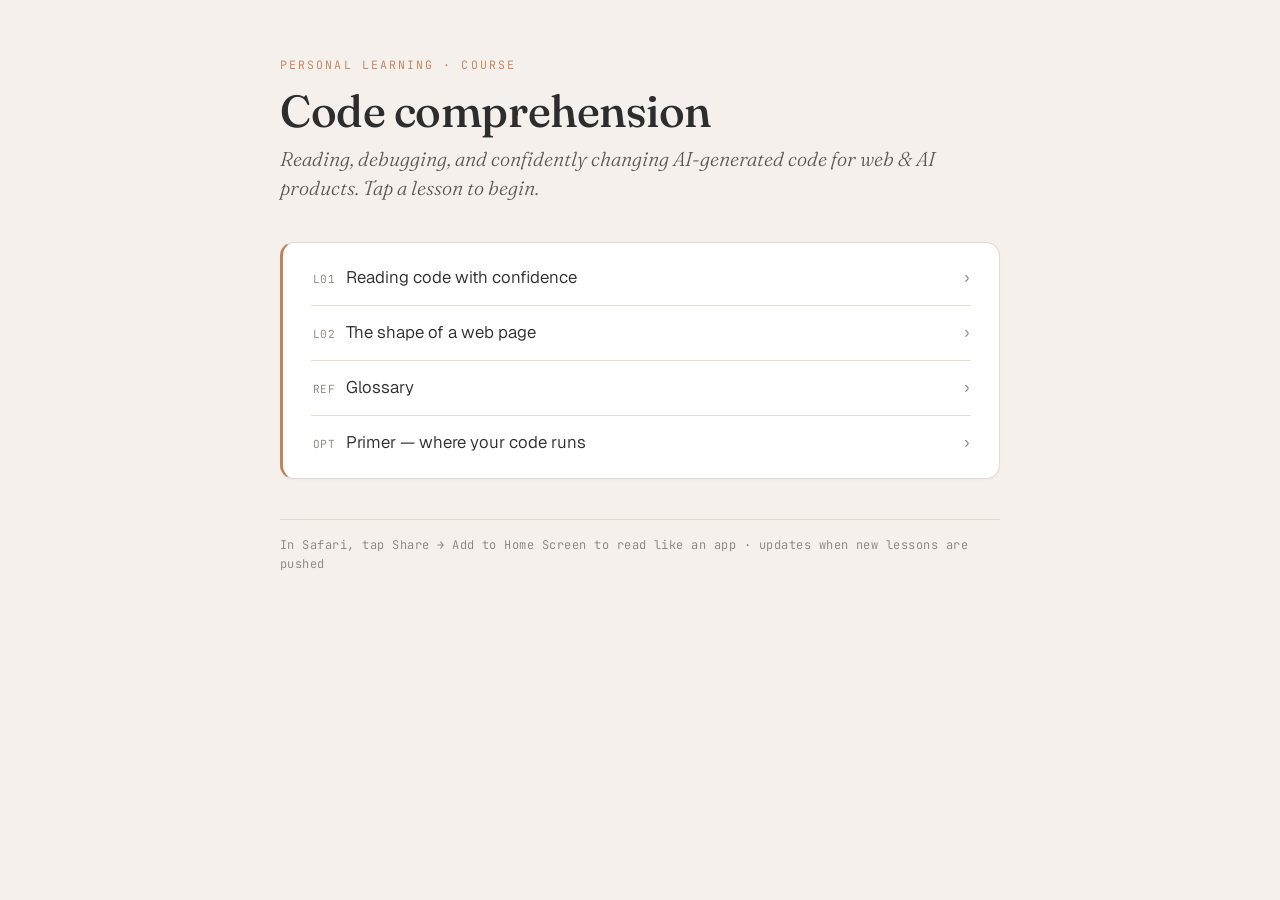
<file: index.html>
<!DOCTYPE html>
<html lang="en">
<head>
<meta charset="utf-8">
<meta name="viewport" content="width=device-width, initial-scale=1">
<title>Code Comprehension</title>
<meta name="apple-mobile-web-app-capable" content="yes">
<style>
  @import url('https://fonts.googleapis.com/css2?family=Fraunces:ital,opsz,wght@0,9..144,300..600;1,9..144,300..500&family=Geist:wght@300..600&family=JetBrains+Mono:wght@400;500&display=swap');
  :root{--cream:#f5f0eb;--card:#fff;--ink:#2d2d2d;--ink-soft:#5a5550;--ink-faint:#8a8580;
    --terracotta:#c4825a;--terracotta-deep:#a8693f;--hairline:#e3dcd3;--radius:14px;}
  *{box-sizing:border-box;}
  body{margin:0;background:var(--cream);color:var(--ink);font-family:'Geist',system-ui,sans-serif;
    font-weight:350;line-height:1.6;font-size:18px;padding:3.5rem 1.25rem 6rem;-webkit-font-smoothing:antialiased;}
  .wrap{max-width:720px;margin:0 auto;}
  .eyebrow{font-family:'JetBrains Mono',monospace;font-size:.72rem;letter-spacing:.18em;
    text-transform:uppercase;color:var(--terracotta);margin:0 0 .75rem;}
  h1{font-family:'Fraunces',serif;font-weight:500;font-size:clamp(2rem,6vw,2.8rem);line-height:1.1;
    letter-spacing:-.01em;margin:0 0 .5rem;}
  .lede{font-family:'Fraunces',serif;font-style:italic;font-weight:300;font-size:1.25rem;
    line-height:1.45;color:var(--ink-soft);margin:0 0 2.5rem;}
  .card{background:var(--card);border:1px solid var(--hairline);border-left:3px solid var(--terracotta);
    border-radius:var(--radius);padding:.5rem 1.75rem;margin:1.5rem 0;box-shadow:0 1px 2px rgba(45,45,45,.03);}
  ul{list-style:none;padding:0;margin:0;}
  li{margin:0;border-top:1px solid var(--hairline);}
  li:first-child{border-top:none;}
  li a{display:block;padding:.85rem .1rem;color:var(--ink);text-decoration:none;font-size:1.05rem;}
  li a:hover{color:var(--terracotta-deep);}
  li a .n{font-family:'JetBrains Mono',monospace;font-size:.7rem;color:var(--ink-faint);
    letter-spacing:.08em;margin-right:.6rem;}
  li a .arrow{float:right;color:var(--ink-faint);}
  .meta{font-family:'JetBrains Mono',monospace;font-size:.75rem;color:var(--ink-faint);
    letter-spacing:.04em;margin-top:2.5rem;border-top:1px solid var(--hairline);padding-top:1rem;}
</style>
</head>
<body>
<div class="wrap">
  <p class="eyebrow">Personal Learning · Course</p>
  <h1>Code comprehension</h1>
  <p class="lede">Reading, debugging, and confidently changing AI-generated code for web &amp; AI
  products. Tap a lesson to begin.</p>

  <div class="card">
    <ul>
      <li><a href="lessons/0001-reading-code-with-confidence.html"><span class="n">L01</span>Reading code with confidence<span class="arrow">›</span></a></li>
      <li><a href="lessons/0002-the-shape-of-a-web-page.html"><span class="n">L02</span>The shape of a web page<span class="arrow">›</span></a></li>
      <li><a href="reference/glossary.html"><span class="n">REF</span>Glossary<span class="arrow">›</span></a></li>
      <li><a href="reference/where-your-code-runs.html"><span class="n">OPT</span>Primer — where your code runs<span class="arrow">›</span></a></li>
    </ul>
  </div>

  <div class="meta">In Safari, tap Share → Add to Home Screen to read like an app · updates when new lessons are pushed</div>
</div>
</body>
</html>
</file>
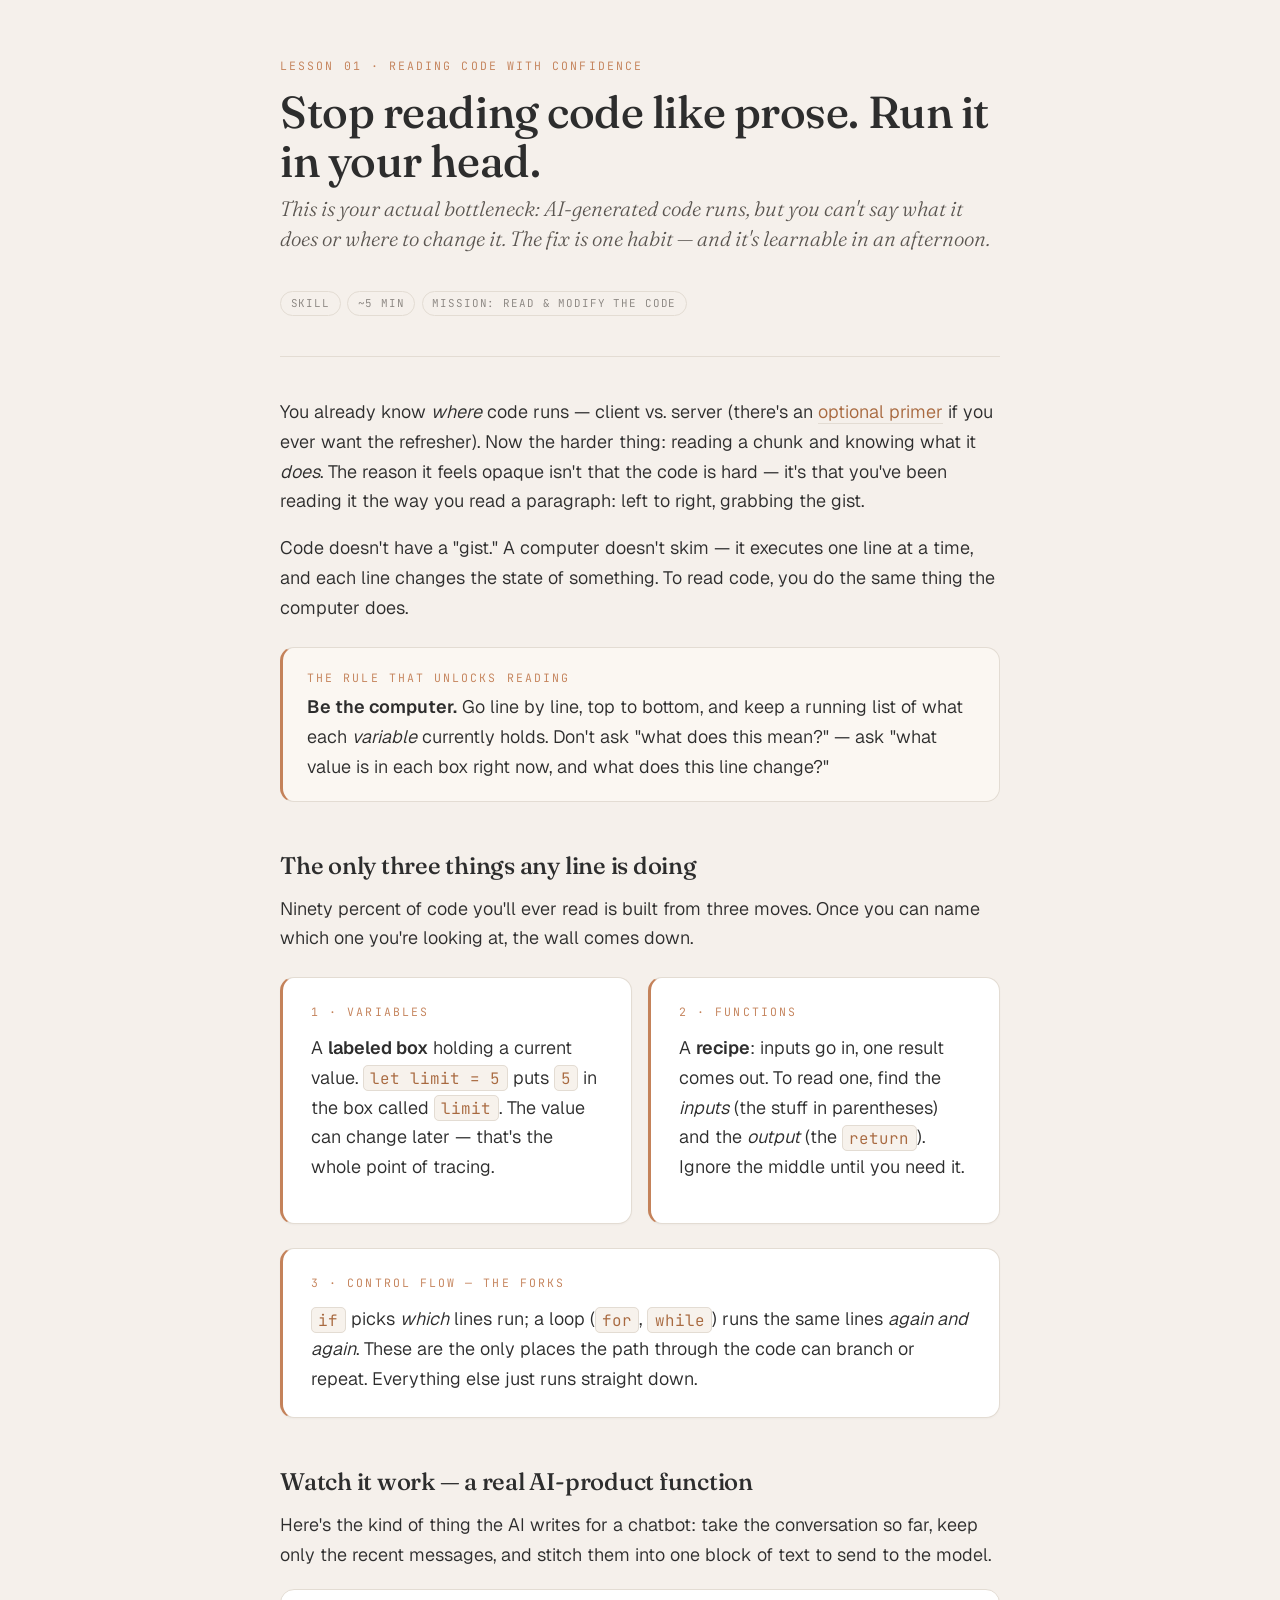
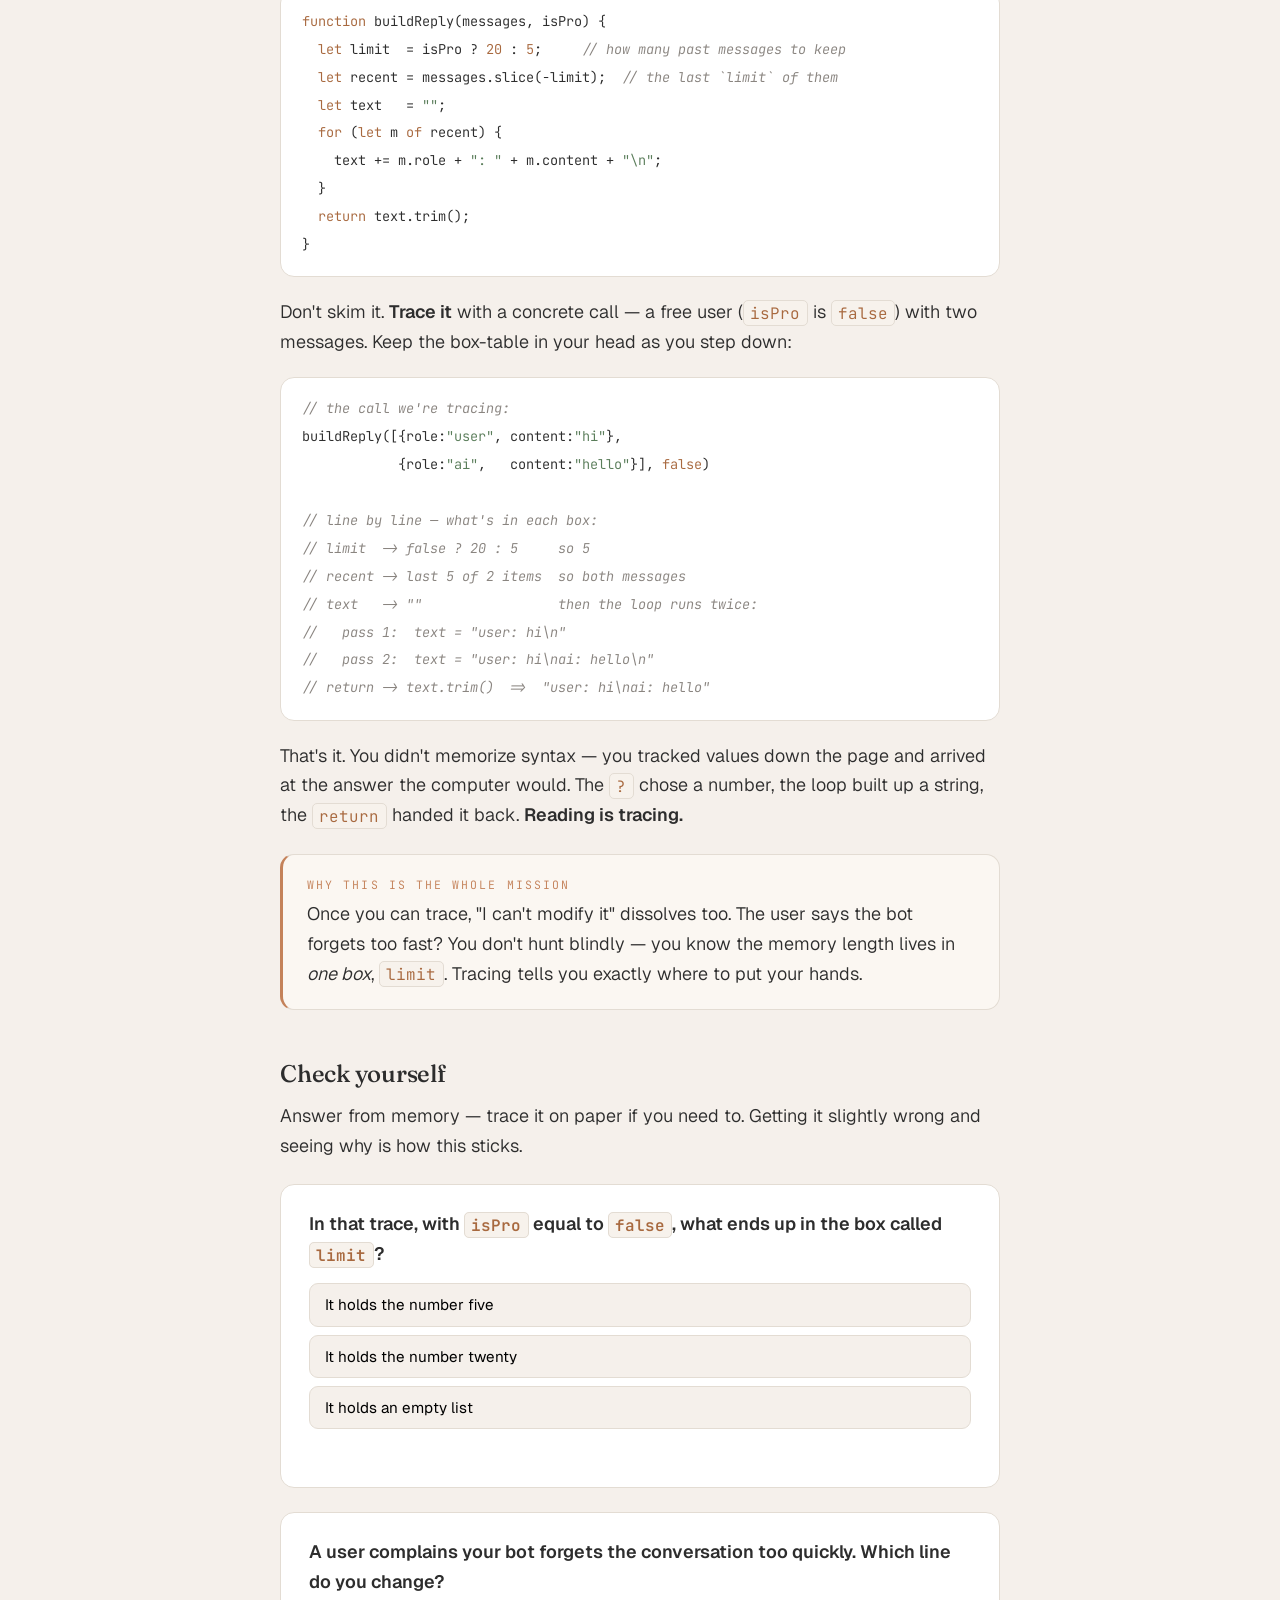
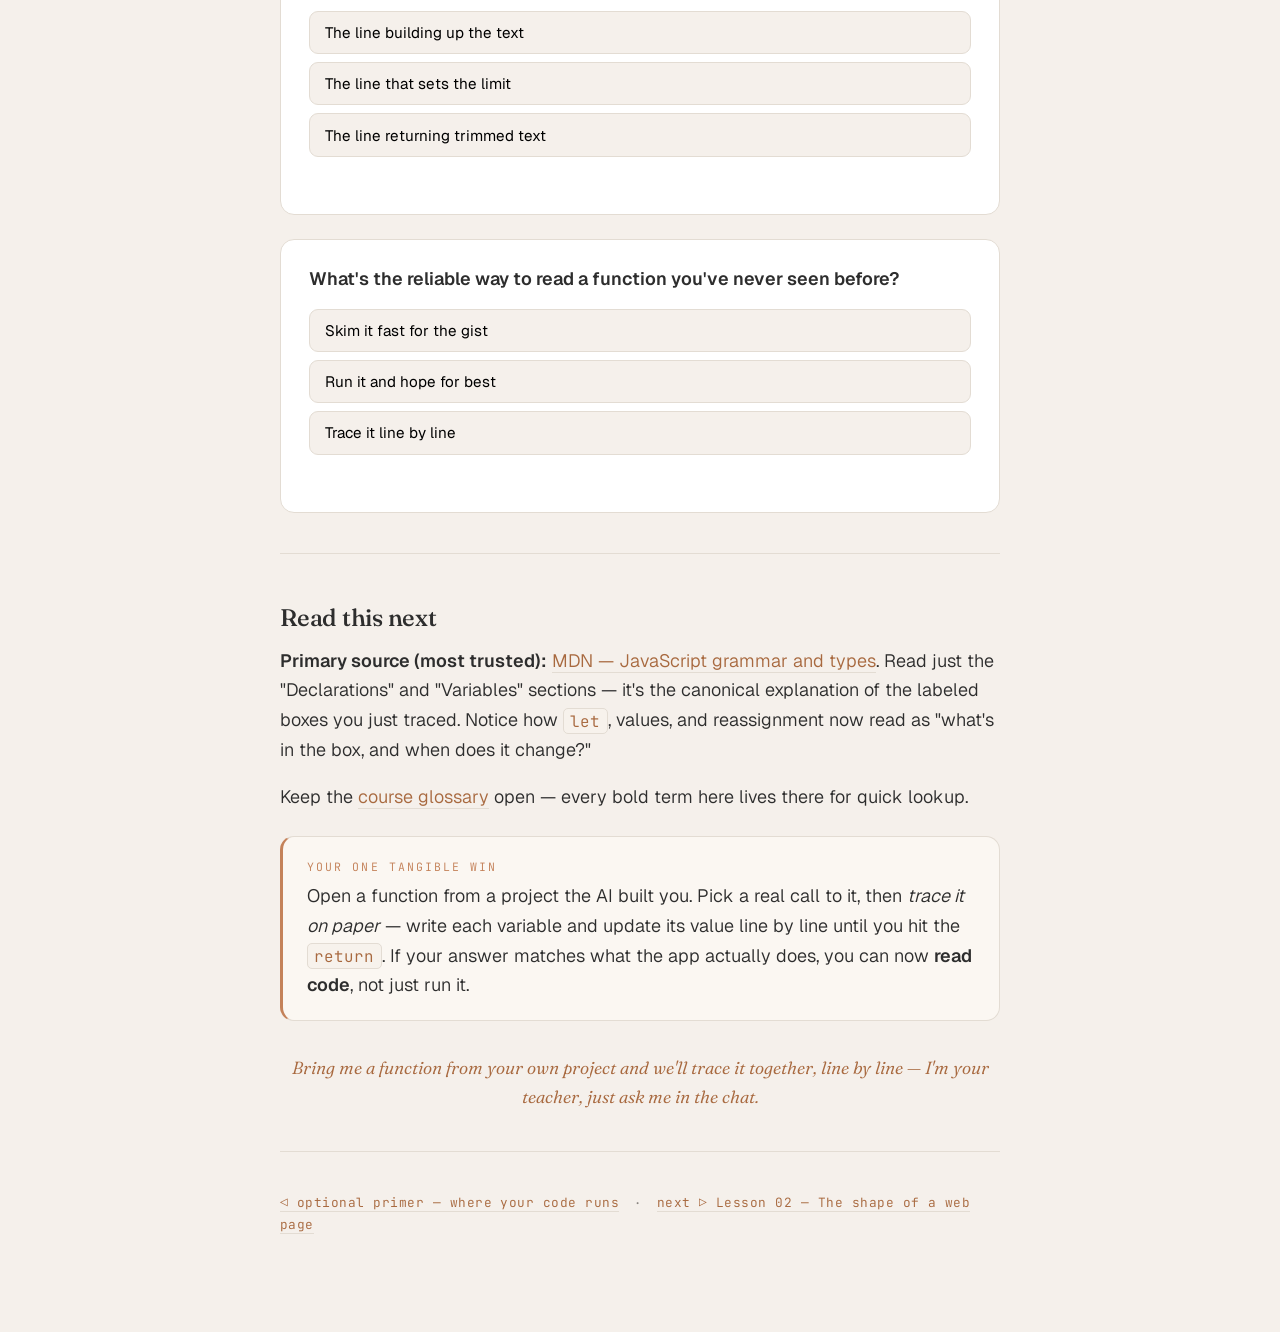
<file: lessons/0001-reading-code-with-confidence.html>
<!DOCTYPE html>
<html lang="en">
<head>
<meta charset="utf-8">
<meta name="viewport" content="width=device-width, initial-scale=1">
<title>Lesson 1 · Reading Code With Confidence</title>
<link rel="stylesheet" href="../assets/styles.css">
</head>
<body>
<div class="wrap">

  <p class="eyebrow">Lesson 01 · Reading Code With Confidence</p>
  <h1>Stop reading code like prose. Run it in your head.</h1>
  <p class="lede">This is your actual bottleneck: AI-generated code <em>runs</em>, but you can't say
  what it does or where to change it. The fix is one habit — and it's learnable in an afternoon.</p>

  <span class="tag">Skill</span><span class="tag">~5 min</span><span class="tag">Mission: read & modify the code</span>

  <hr>

  <p>You already know <em>where</em> code runs — client vs. server (there's an
  <a href="../reference/where-your-code-runs.html">optional primer</a> if you ever want the refresher).
  Now the harder thing: reading a chunk and knowing what it <em>does</em>. The reason it feels opaque
  isn't that the code is hard — it's that you've been reading it the way you read a paragraph: left to
  right, grabbing the gist.</p>

  <p>Code doesn't have a "gist." A computer doesn't skim — it executes one line at a time, and each
  line changes the state of something. To read code, you do the same thing the computer does.</p>

  <div class="key">
    <p class="eyebrow">The rule that unlocks reading</p>
    <p style="margin:0"><strong>Be the computer.</strong> Go line by line, top to bottom, and keep a
    running list of what each <em>variable</em> currently holds. Don't ask "what does this mean?" —
    ask "what value is in each box right now, and what does this line change?"</p>
  </div>

  <h2>The only three things any line is doing</h2>

  <p>Ninety percent of code you'll ever read is built from three moves. Once you can name which one
  you're looking at, the wall comes down.</p>

  <div class="split">
    <div class="card accent">
      <p class="eyebrow">1 · Variables</p>
      <p>A <strong>labeled box</strong> holding a current value. <code>let limit = 5</code> puts
      <code>5</code> in the box called <code>limit</code>. The value can change later — that's the
      whole point of tracing.</p>
    </div>
    <div class="card accent">
      <p class="eyebrow">2 · Functions</p>
      <p>A <strong>recipe</strong>: inputs go in, one result comes out. To read one, find the
      <em>inputs</em> (the stuff in parentheses) and the <em>output</em> (the <code>return</code>).
      Ignore the middle until you need it.</p>
    </div>
  </div>

  <div class="card accent">
    <p class="eyebrow">3 · Control flow — the forks</p>
    <p style="margin:0"><code>if</code> picks <em>which</em> lines run; a loop (<code>for</code>,
    <code>while</code>) runs the same lines <em>again and again</em>. These are the only places the
    path through the code can branch or repeat. Everything else just runs straight down.</p>
  </div>

  <h2>Watch it work — a real AI-product function</h2>

  <p>Here's the kind of thing the AI writes for a chatbot: take the conversation so far, keep only the
  recent messages, and stitch them into one block of text to send to the model.</p>

  <pre><code><span class="tok-key">function</span> buildReply(messages, isPro) {
  <span class="tok-key">let</span> limit  = isPro ? <span class="tok-key">20</span> : <span class="tok-key">5</span>;     <span class="tok-com">// how many past messages to keep</span>
  <span class="tok-key">let</span> recent = messages.slice(-limit);  <span class="tok-com">// the last `limit` of them</span>
  <span class="tok-key">let</span> text   = <span class="tok-str">""</span>;
  <span class="tok-key">for</span> (<span class="tok-key">let</span> m <span class="tok-key">of</span> recent) {
    text += m.role + <span class="tok-str">": "</span> + m.content + <span class="tok-str">"\n"</span>;
  }
  <span class="tok-key">return</span> text.trim();
}</code></pre>

  <p>Don't skim it. <strong>Trace it</strong> with a concrete call — a free user (<code>isPro</code> is
  <code>false</code>) with two messages. Keep the box-table in your head as you step down:</p>

  <pre><code><span class="tok-com">// the call we're tracing:</span>
buildReply([{role:<span class="tok-str">"user"</span>, content:<span class="tok-str">"hi"</span>},
            {role:<span class="tok-str">"ai"</span>,   content:<span class="tok-str">"hello"</span>}], <span class="tok-key">false</span>)

<span class="tok-com">// line by line — what's in each box:</span>
<span class="tok-com">// limit  -> false ? 20 : 5     so 5</span>
<span class="tok-com">// recent -> last 5 of 2 items  so both messages</span>
<span class="tok-com">// text   -> ""                 then the loop runs twice:</span>
<span class="tok-com">//   pass 1:  text = "user: hi\n"</span>
<span class="tok-com">//   pass 2:  text = "user: hi\nai: hello\n"</span>
<span class="tok-com">// return -> text.trim()  =>  "user: hi\nai: hello"</span></code></pre>

  <p>That's it. You didn't memorize syntax — you tracked values down the page and arrived at the
  answer the computer would. The <code>?</code> chose a number, the loop built up a string, the
  <code>return</code> handed it back. <strong>Reading is tracing.</strong></p>

  <div class="key">
    <p class="eyebrow">Why this is the whole mission</p>
    <p style="margin:0">Once you can trace, "I can't modify it" dissolves too. The user says the bot
    forgets too fast? You don't hunt blindly — you know the memory length lives in <em>one box</em>,
    <code>limit</code>. Tracing tells you exactly where to put your hands.</p>
  </div>

  <h2>Check yourself</h2>
  <p>Answer from memory — trace it on paper if you need to. Getting it slightly wrong and seeing why
  is how this sticks.</p>

  <div class="quiz" data-answer="0">
    <div class="q">In that trace, with <code>isPro</code> equal to <code>false</code>, what ends up in the box called <code>limit</code>?</div>
    <button class="opt">It holds the number five</button>
    <button class="opt">It holds the number twenty</button>
    <button class="opt">It holds an empty list</button>
    <div class="feedback"
      data-correct="Right. limit = isPro ? 20 : 5 — false takes the second branch, so the box holds 5."
      data-wrong="Trace the ?: it reads 'isPro ? (if true) 20 : (if false) 5'. isPro is false, so the box gets 5."></div>
  </div>

  <div class="quiz" data-answer="1">
    <div class="q">A user complains your bot forgets the conversation too quickly. Which line do you change?</div>
    <button class="opt">The line building up the text</button>
    <button class="opt">The line that sets the limit</button>
    <button class="opt">The line returning trimmed text</button>
    <div class="feedback"
      data-correct="Exactly. Memory length lives in limit — bump the 5 (or 20). Tracing told you where to look."
      data-wrong="Trace what controls how many messages survive: recent = messages.slice(-limit). It's the limit line."></div>
  </div>

  <div class="quiz" data-answer="2">
    <div class="q">What's the reliable way to read a function you've never seen before?</div>
    <button class="opt">Skim it fast for the gist</button>
    <button class="opt">Run it and hope for best</button>
    <button class="opt">Trace it line by line</button>
    <div class="feedback"
      data-correct="Yes. Be the computer: step down the lines, tracking each variable's value. That's reading."
      data-wrong="Skimming is what makes code feel opaque. Trace it: go line by line, tracking what's in each box."></div>
  </div>

  <hr>

  <h2>Read this next</h2>
  <p><strong>Primary source (most trusted):</strong>
  <a href="https://developer.mozilla.org/en-US/docs/Web/JavaScript/Guide/Grammar_and_types">MDN — JavaScript
  grammar and types</a>. Read just the "Declarations" and "Variables" sections — it's the canonical
  explanation of the labeled boxes you just traced. Notice how <code>let</code>, values, and
  reassignment now read as "what's in the box, and when does it change?"</p>

  <p>Keep the <a href="../reference/glossary.html">course glossary</a> open — every bold term here lives
  there for quick lookup.</p>

  <div class="key">
    <p class="eyebrow">Your one tangible win</p>
    <p style="margin:0">Open a function from a project the AI built you. Pick a real call to it, then
    <em>trace it on paper</em> — write each variable and update its value line by line until you hit the
    <code>return</code>. If your answer matches what the app actually does, you can now <strong>read
    code</strong>, not just run it.</p>
  </div>

  <p class="ask">Bring me a function from your own project and we'll trace it together, line by line —
  I'm your teacher, just ask me in the chat.</p>

  <hr>
  <div class="meta">
    <span class="prev"><a href="../reference/where-your-code-runs.html">◁ optional primer — where your code runs</a></span> &nbsp;·&nbsp;
    <span class="next"><a href="0002-the-shape-of-a-web-page.html">next ▷ Lesson 02 — The shape of a web page</a></span>
  </div>

</div>
<script src="../assets/quiz.js"></script>
</body>
</html>
</file>
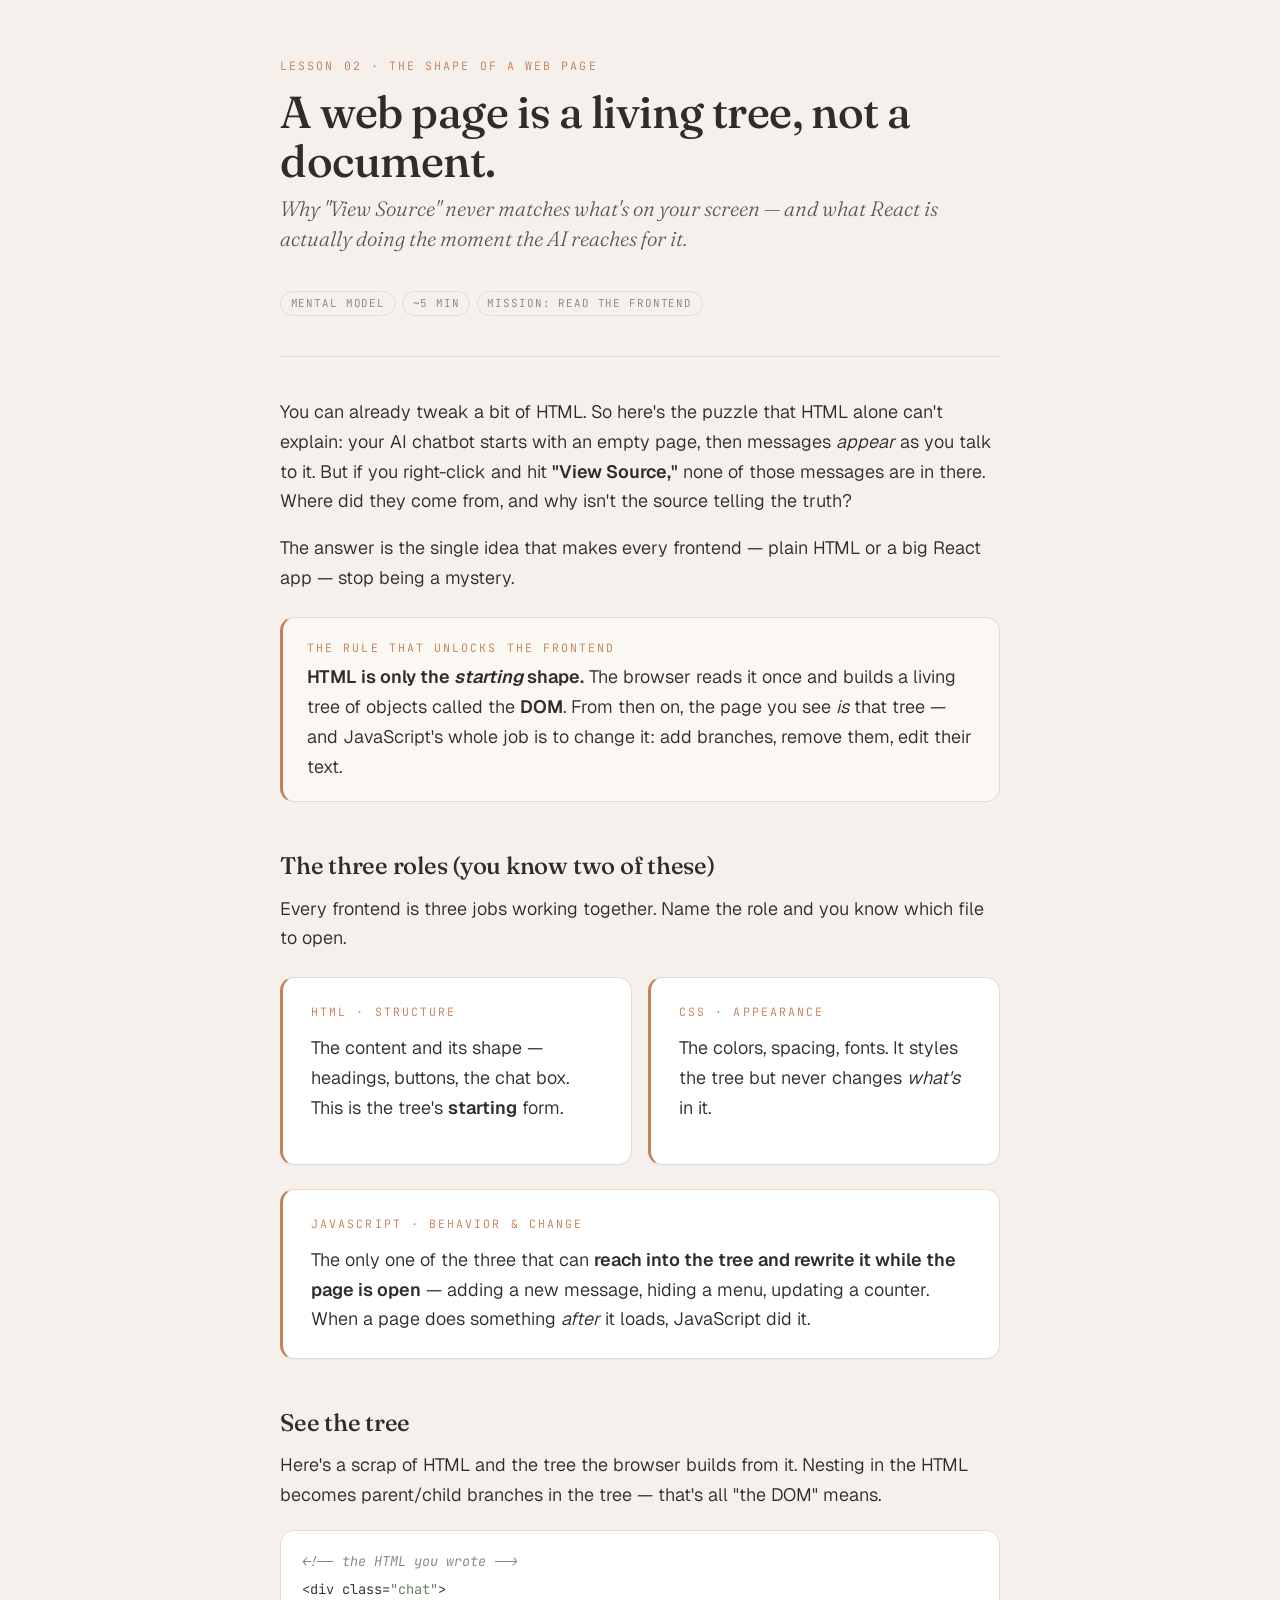
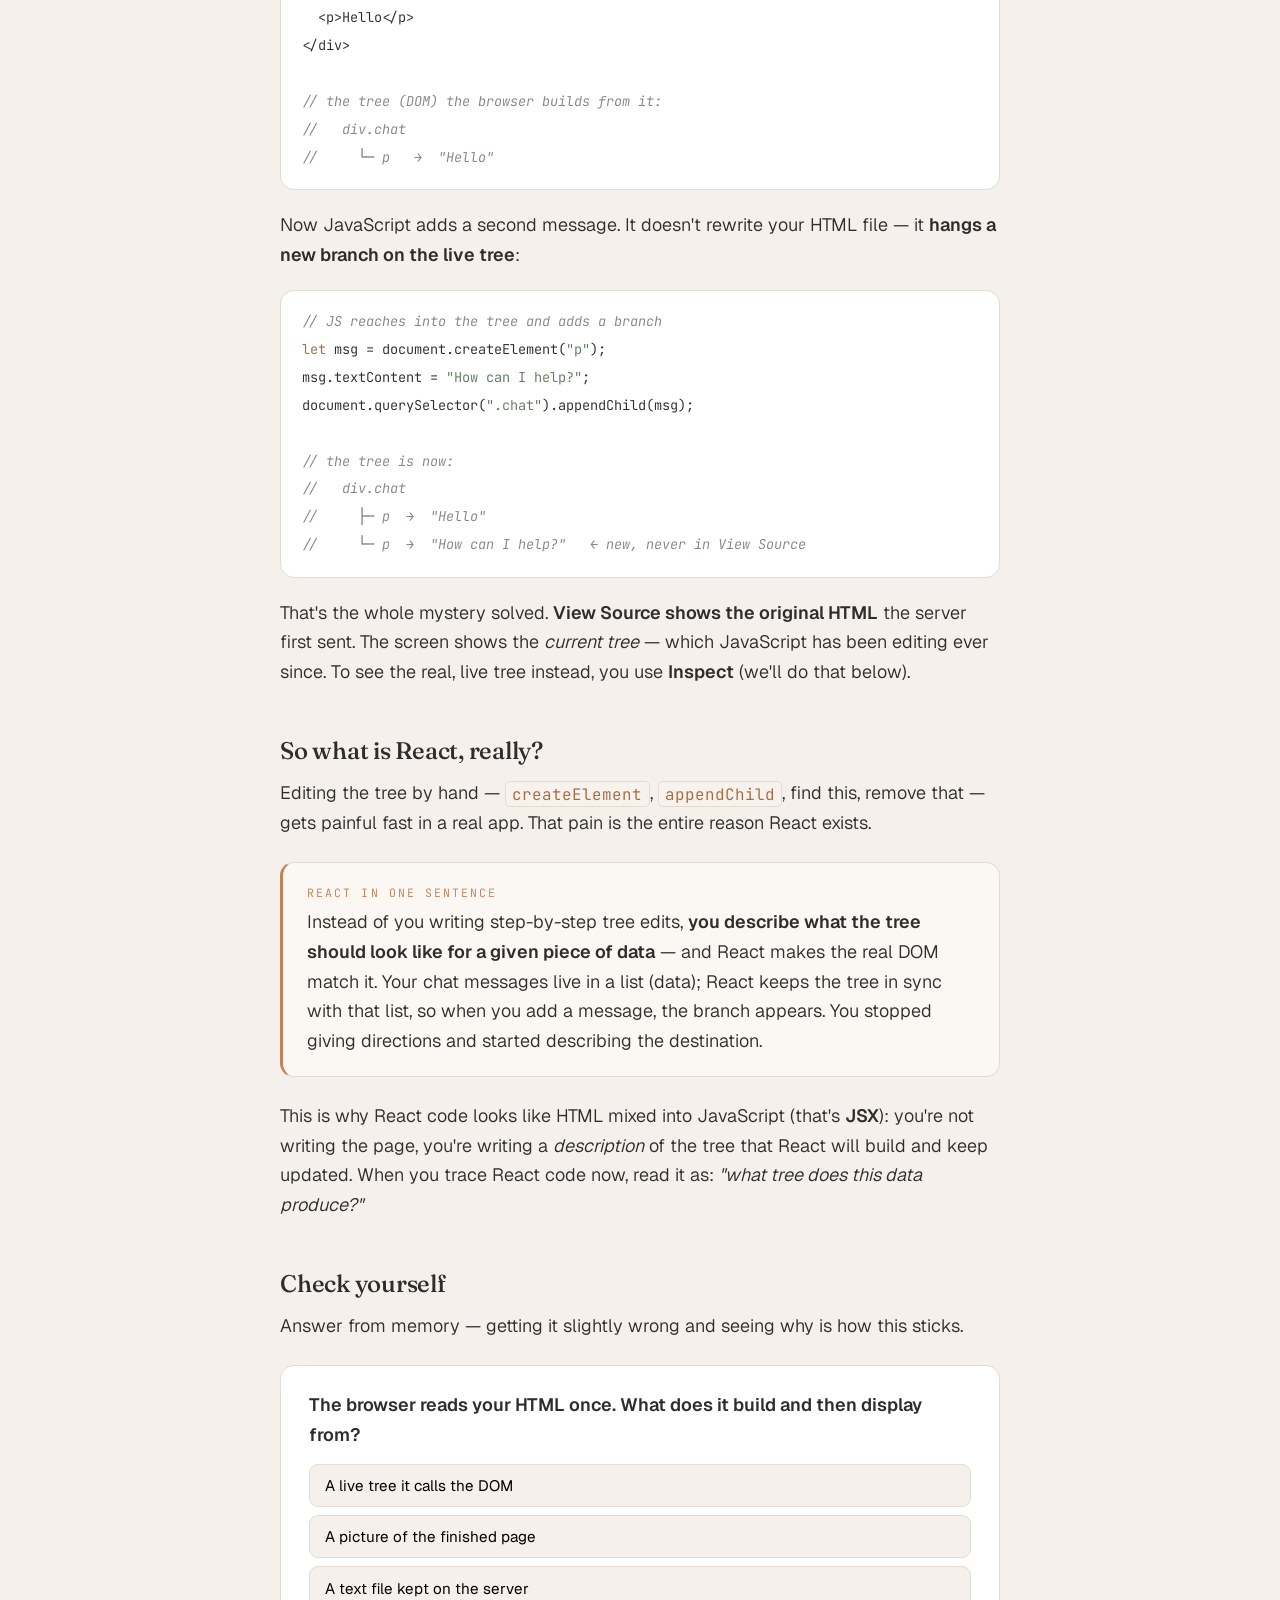
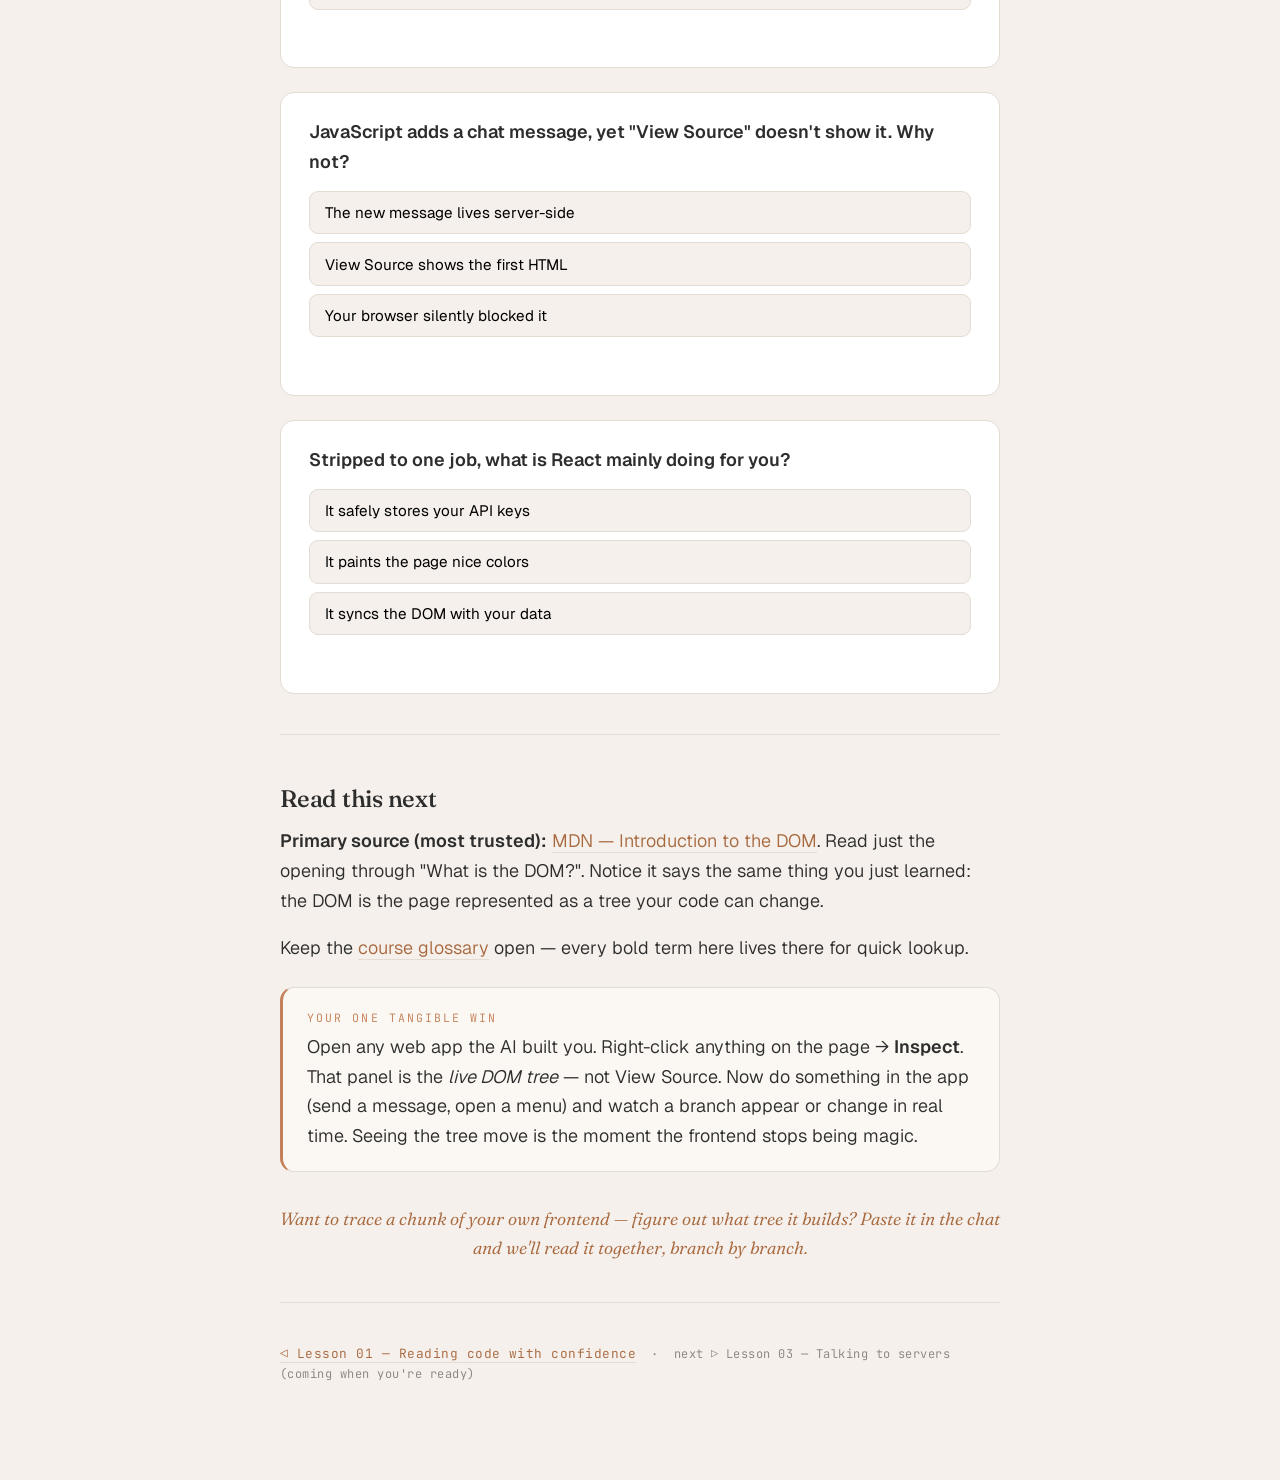
<file: lessons/0002-the-shape-of-a-web-page.html>
<!DOCTYPE html>
<html lang="en">
<head>
<meta charset="utf-8">
<meta name="viewport" content="width=device-width, initial-scale=1">
<title>Lesson 2 · The Shape of a Web Page</title>
<link rel="stylesheet" href="../assets/styles.css">
</head>
<body>
<div class="wrap">

  <p class="eyebrow">Lesson 02 · The Shape of a Web Page</p>
  <h1>A web page is a living tree, not a document.</h1>
  <p class="lede">Why "View Source" never matches what's on your screen — and what React is actually
  doing the moment the AI reaches for it.</p>

  <span class="tag">Mental model</span><span class="tag">~5 min</span><span class="tag">Mission: read the frontend</span>

  <hr>

  <p>You can already tweak a bit of HTML. So here's the puzzle that HTML alone can't explain: your AI
  chatbot starts with an empty page, then messages <em>appear</em> as you talk to it. But if you
  right-click and hit <strong>"View Source,"</strong> none of those messages are in there. Where did
  they come from, and why isn't the source telling the truth?</p>

  <p>The answer is the single idea that makes every frontend — plain HTML or a big React app — stop
  being a mystery.</p>

  <div class="key">
    <p class="eyebrow">The rule that unlocks the frontend</p>
    <p style="margin:0"><strong>HTML is only the <em>starting</em> shape.</strong> The browser reads it
    once and builds a living tree of objects called the <strong>DOM</strong>. From then on, the page you
    see <em>is</em> that tree — and JavaScript's whole job is to change it: add branches, remove them,
    edit their text.</p>
  </div>

  <h2>The three roles (you know two of these)</h2>

  <p>Every frontend is three jobs working together. Name the role and you know which file to open.</p>

  <div class="split">
    <div class="card accent">
      <p class="eyebrow">HTML · structure</p>
      <p>The content and its shape — headings, buttons, the chat box. This is the tree's
      <strong>starting</strong> form.</p>
    </div>
    <div class="card accent">
      <p class="eyebrow">CSS · appearance</p>
      <p>The colors, spacing, fonts. It styles the tree but never changes <em>what's</em> in it.</p>
    </div>
  </div>

  <div class="card accent">
    <p class="eyebrow">JavaScript · behavior &amp; change</p>
    <p style="margin:0">The only one of the three that can <strong>reach into the tree and rewrite it
    while the page is open</strong> — adding a new message, hiding a menu, updating a counter. When a
    page does something <em>after</em> it loads, JavaScript did it.</p>
  </div>

  <h2>See the tree</h2>

  <p>Here's a scrap of HTML and the tree the browser builds from it. Nesting in the HTML becomes
  parent/child branches in the tree — that's all "the DOM" means.</p>

  <pre><code><span class="tok-com">&lt;!-- the HTML you wrote --&gt;</span>
&lt;div class=<span class="tok-str">"chat"</span>&gt;
  &lt;p&gt;Hello&lt;/p&gt;
&lt;/div&gt;

<span class="tok-com">// the tree (DOM) the browser builds from it:</span>
<span class="tok-com">//   div.chat</span>
<span class="tok-com">//     └─ p   →  "Hello"</span></code></pre>

  <p>Now JavaScript adds a second message. It doesn't rewrite your HTML file — it <strong>hangs a new
  branch on the live tree</strong>:</p>

  <pre><code><span class="tok-com">// JS reaches into the tree and adds a branch</span>
<span class="tok-key">let</span> msg = document.createElement(<span class="tok-str">"p"</span>);
msg.textContent = <span class="tok-str">"How can I help?"</span>;
document.querySelector(<span class="tok-str">".chat"</span>).appendChild(msg);

<span class="tok-com">// the tree is now:</span>
<span class="tok-com">//   div.chat</span>
<span class="tok-com">//     ├─ p  →  "Hello"</span>
<span class="tok-com">//     └─ p  →  "How can I help?"   ← new, never in View Source</span></code></pre>

  <p>That's the whole mystery solved. <strong>View Source shows the original HTML</strong> the server
  first sent. The screen shows the <em>current tree</em> — which JavaScript has been editing ever since.
  To see the real, live tree instead, you use <strong>Inspect</strong> (we'll do that below).</p>

  <h2>So what is React, really?</h2>

  <p>Editing the tree by hand — <code>createElement</code>, <code>appendChild</code>, find this, remove
  that — gets painful fast in a real app. That pain is the entire reason React exists.</p>

  <div class="key">
    <p class="eyebrow">React in one sentence</p>
    <p style="margin:0">Instead of you writing step-by-step tree edits, <strong>you describe what the
    tree should look like for a given piece of data</strong> — and React makes the real DOM match it.
    Your chat messages live in a list (data); React keeps the tree in sync with that list, so when you
    add a message, the branch appears. You stopped giving directions and started describing the
    destination.</p>
  </div>

  <p>This is why React code looks like HTML mixed into JavaScript (that's <strong>JSX</strong>): you're
  not writing the page, you're writing a <em>description</em> of the tree that React will build and keep
  updated. When you trace React code now, read it as: <em>"what tree does this data produce?"</em></p>

  <h2>Check yourself</h2>
  <p>Answer from memory — getting it slightly wrong and seeing why is how this sticks.</p>

  <div class="quiz" data-answer="0">
    <div class="q">The browser reads your HTML once. What does it build and then display from?</div>
    <button class="opt">A live tree it calls the DOM</button>
    <button class="opt">A picture of the finished page</button>
    <button class="opt">A text file kept on the server</button>
    <div class="feedback"
      data-correct="Right. HTML is the starting shape; the browser turns it into the DOM — a living tree — and that tree is the page."
      data-wrong="It builds the DOM: a live tree of objects. HTML is only the seed; the tree is what's actually on screen."></div>
  </div>

  <div class="quiz" data-answer="1">
    <div class="q">JavaScript adds a chat message, yet "View Source" doesn't show it. Why not?</div>
    <button class="opt">The new message lives server-side</button>
    <button class="opt">View Source shows the first HTML</button>
    <button class="opt">Your browser silently blocked it</button>
    <div class="feedback"
      data-correct="Exactly. View Source is the original HTML the server sent. JS has since edited the live tree, which only Inspect shows."
      data-wrong="View Source shows the original HTML only. The message was added to the live tree afterward — use Inspect to see it."></div>
  </div>

  <div class="quiz" data-answer="2">
    <div class="q">Stripped to one job, what is React mainly doing for you?</div>
    <button class="opt">It safely stores your API keys</button>
    <button class="opt">It paints the page nice colors</button>
    <button class="opt">It syncs the DOM with your data</button>
    <div class="feedback"
      data-correct="Yes. You describe the tree your data should produce; React keeps the real DOM matching it. No manual branch-editing."
      data-wrong="React's core job is keeping the DOM tree in sync with your data. Keys are a server concern; colors are CSS."></div>
  </div>

  <hr>

  <h2>Read this next</h2>
  <p><strong>Primary source (most trusted):</strong>
  <a href="https://developer.mozilla.org/en-US/docs/Web/API/Document_Object_Model/Introduction">MDN —
  Introduction to the DOM</a>. Read just the opening through "What is the DOM?". Notice it says the same
  thing you just learned: the DOM is the page represented as a tree your code can change.</p>

  <p>Keep the <a href="../reference/glossary.html">course glossary</a> open — every bold term here lives
  there for quick lookup.</p>

  <div class="key">
    <p class="eyebrow">Your one tangible win</p>
    <p style="margin:0">Open any web app the AI built you. Right-click anything on the page →
    <strong>Inspect</strong>. That panel is the <em>live DOM tree</em> — not View Source. Now do
    something in the app (send a message, open a menu) and watch a branch appear or change in real time.
    Seeing the tree move is the moment the frontend stops being magic.</p>
  </div>

  <p class="ask">Want to trace a chunk of your own frontend — figure out what tree it builds? Paste it in
  the chat and we'll read it together, branch by branch.</p>

  <hr>
  <div class="meta">
    <span class="prev"><a href="0001-reading-code-with-confidence.html">◁ Lesson 01 — Reading code with confidence</a></span> &nbsp;·&nbsp;
    <span class="next">next ▷ Lesson 03 — Talking to servers (coming when you're ready)</span>
  </div>

</div>
<script src="../assets/quiz.js"></script>
</body>
</html>
</file>
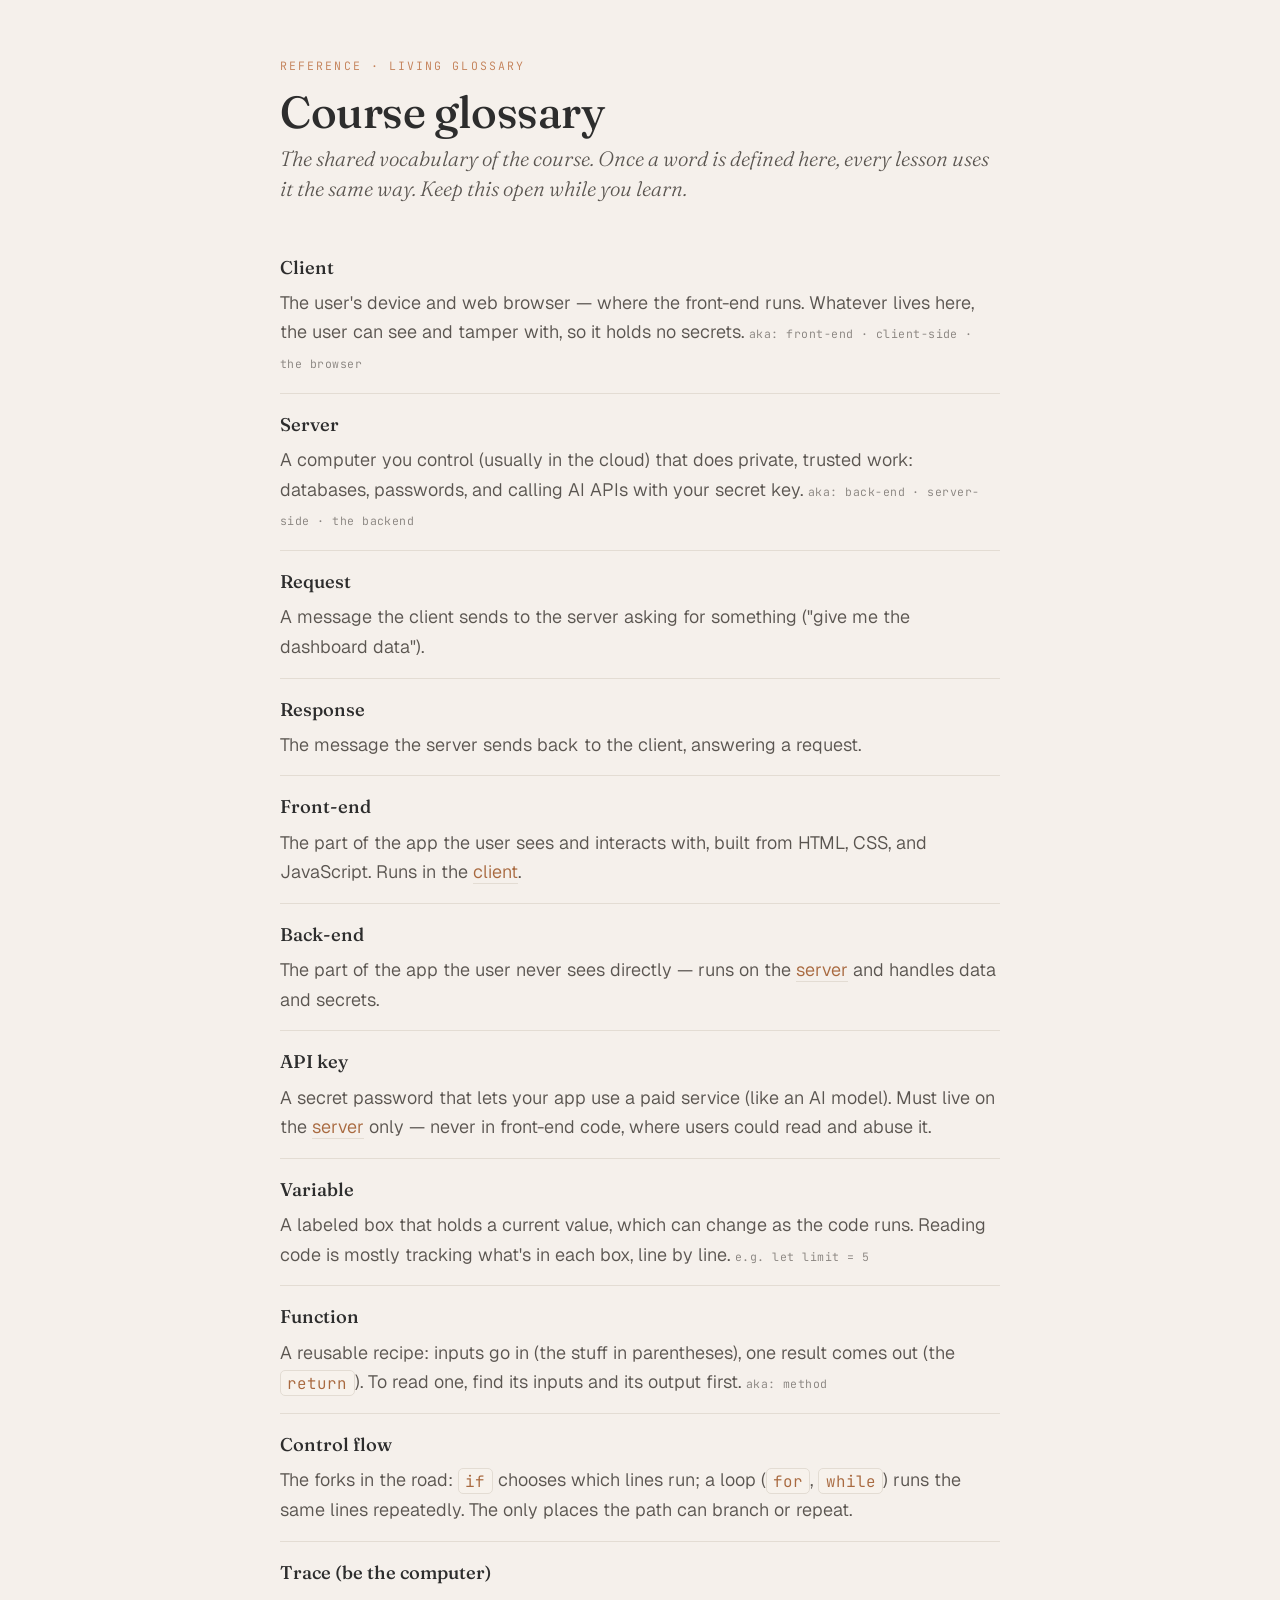
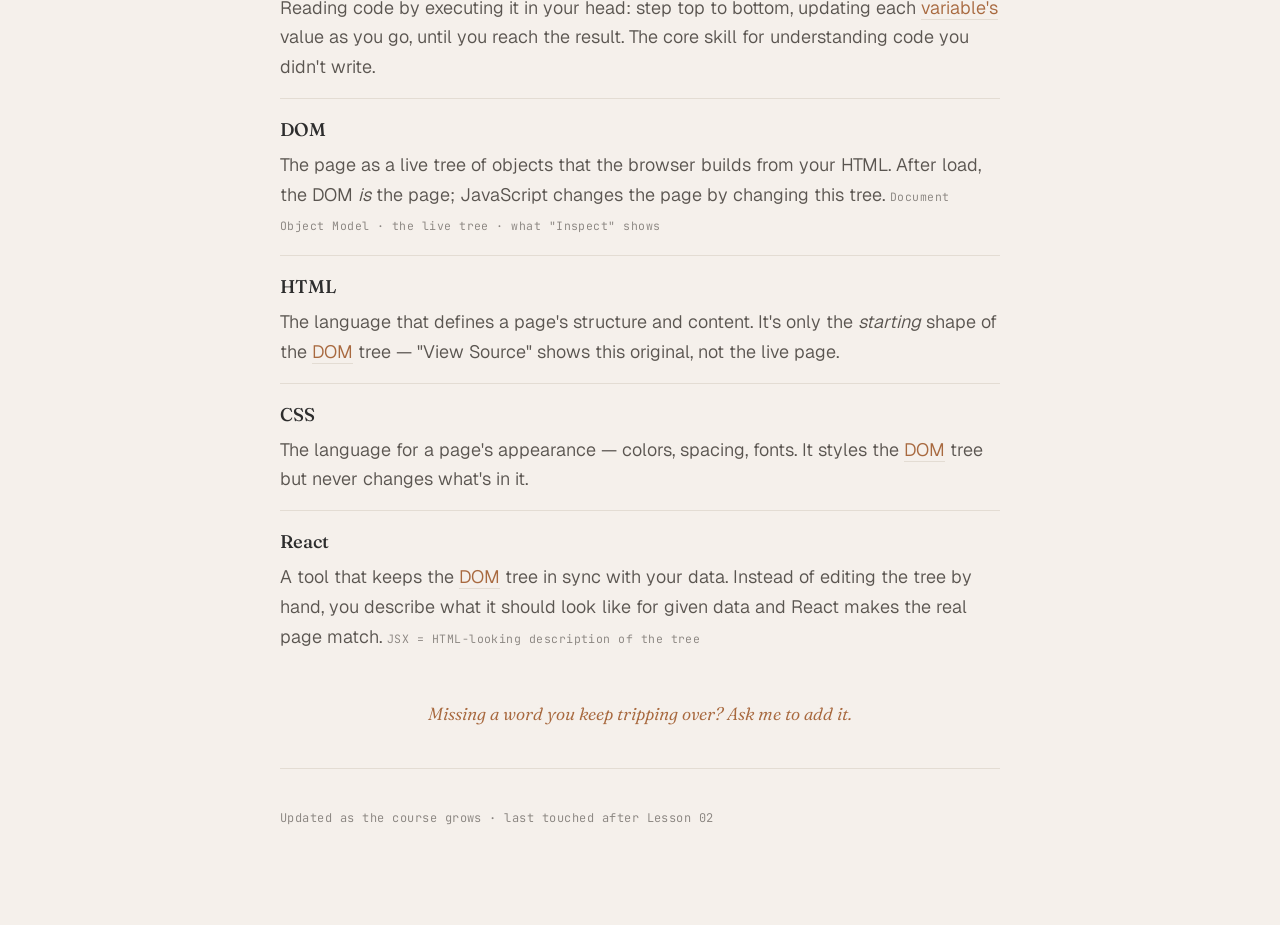
<file: reference/glossary.html>
<!DOCTYPE html>
<html lang="en">
<head>
<meta charset="utf-8">
<meta name="viewport" content="width=device-width, initial-scale=1">
<title>Course Glossary</title>
<link rel="stylesheet" href="../assets/styles.css">
<style>
  .term { border-bottom: var(--rule); padding: 1rem 0; }
  .term:last-child { border-bottom: none; }
  .term dt { font-family: 'Fraunces', serif; font-weight: 500; font-size: 1.15rem; }
  .term dd { margin: 0.3rem 0 0; color: var(--ink-soft); }
  .term .aka { font-family: 'JetBrains Mono', monospace; font-size: 0.72rem; color: var(--ink-faint); letter-spacing: 0.04em; }
</style>
</head>
<body>
<div class="wrap">
  <p class="eyebrow">Reference · Living Glossary</p>
  <h1>Course glossary</h1>
  <p class="lede">The shared vocabulary of the course. Once a word is defined here, every lesson uses
  it the same way. Keep this open while you learn.</p>

  <dl>
    <div class="term" id="client">
      <dt>Client</dt>
      <dd>The user's device and web browser — where the front-end runs. Whatever lives here, the user
      can see and tamper with, so it holds no secrets. <span class="aka">aka: front-end · client-side · the browser</span></dd>
    </div>
    <div class="term" id="server">
      <dt>Server</dt>
      <dd>A computer you control (usually in the cloud) that does private, trusted work: databases,
      passwords, and calling AI APIs with your secret key. <span class="aka">aka: back-end · server-side · the backend</span></dd>
    </div>
    <div class="term" id="request">
      <dt>Request</dt>
      <dd>A message the client sends to the server asking for something ("give me the dashboard data").</dd>
    </div>
    <div class="term" id="response">
      <dt>Response</dt>
      <dd>The message the server sends back to the client, answering a request.</dd>
    </div>
    <div class="term" id="frontend">
      <dt>Front-end</dt>
      <dd>The part of the app the user sees and interacts with, built from HTML, CSS, and JavaScript.
      Runs in the <a href="#client">client</a>.</dd>
    </div>
    <div class="term" id="backend">
      <dt>Back-end</dt>
      <dd>The part of the app the user never sees directly — runs on the <a href="#server">server</a>
      and handles data and secrets.</dd>
    </div>
    <div class="term" id="api-key">
      <dt>API key</dt>
      <dd>A secret password that lets your app use a paid service (like an AI model). Must live on the
      <a href="#server">server</a> only — never in front-end code, where users could read and abuse it.</dd>
    </div>
    <div class="term" id="variable">
      <dt>Variable</dt>
      <dd>A labeled box that holds a current value, which can change as the code runs. Reading code is
      mostly tracking what's in each box, line by line. <span class="aka">e.g. let limit = 5</span></dd>
    </div>
    <div class="term" id="function">
      <dt>Function</dt>
      <dd>A reusable recipe: inputs go in (the stuff in parentheses), one result comes out (the
      <code>return</code>). To read one, find its inputs and its output first. <span class="aka">aka: method</span></dd>
    </div>
    <div class="term" id="control-flow">
      <dt>Control flow</dt>
      <dd>The forks in the road: <code>if</code> chooses which lines run; a loop (<code>for</code>,
      <code>while</code>) runs the same lines repeatedly. The only places the path can branch or repeat.</dd>
    </div>
    <div class="term" id="trace">
      <dt>Trace (be the computer)</dt>
      <dd>Reading code by executing it in your head: step top to bottom, updating each
      <a href="#variable">variable's</a> value as you go, until you reach the result. The core skill for
      understanding code you didn't write.</dd>
    </div>
    <div class="term" id="dom">
      <dt>DOM</dt>
      <dd>The page as a live tree of objects that the browser builds from your HTML. After load, the DOM
      <em>is</em> the page; JavaScript changes the page by changing this tree. <span class="aka">Document Object Model · the live tree · what "Inspect" shows</span></dd>
    </div>
    <div class="term" id="html">
      <dt>HTML</dt>
      <dd>The language that defines a page's structure and content. It's only the <em>starting</em> shape
      of the <a href="#dom">DOM</a> tree — "View Source" shows this original, not the live page.</dd>
    </div>
    <div class="term" id="css">
      <dt>CSS</dt>
      <dd>The language for a page's appearance — colors, spacing, fonts. It styles the
      <a href="#dom">DOM</a> tree but never changes what's in it.</dd>
    </div>
    <div class="term" id="react">
      <dt>React</dt>
      <dd>A tool that keeps the <a href="#dom">DOM</a> tree in sync with your data. Instead of editing the
      tree by hand, you describe what it should look like for given data and React makes the real page
      match. <span class="aka">JSX = HTML-looking description of the tree</span></dd>
    </div>
  </dl>

  <p class="ask">Missing a word you keep tripping over? Ask me to add it.</p>
  <hr>
  <div class="meta">Updated as the course grows · last touched after Lesson 02</div>
</div>
</body>
</html>
</file>
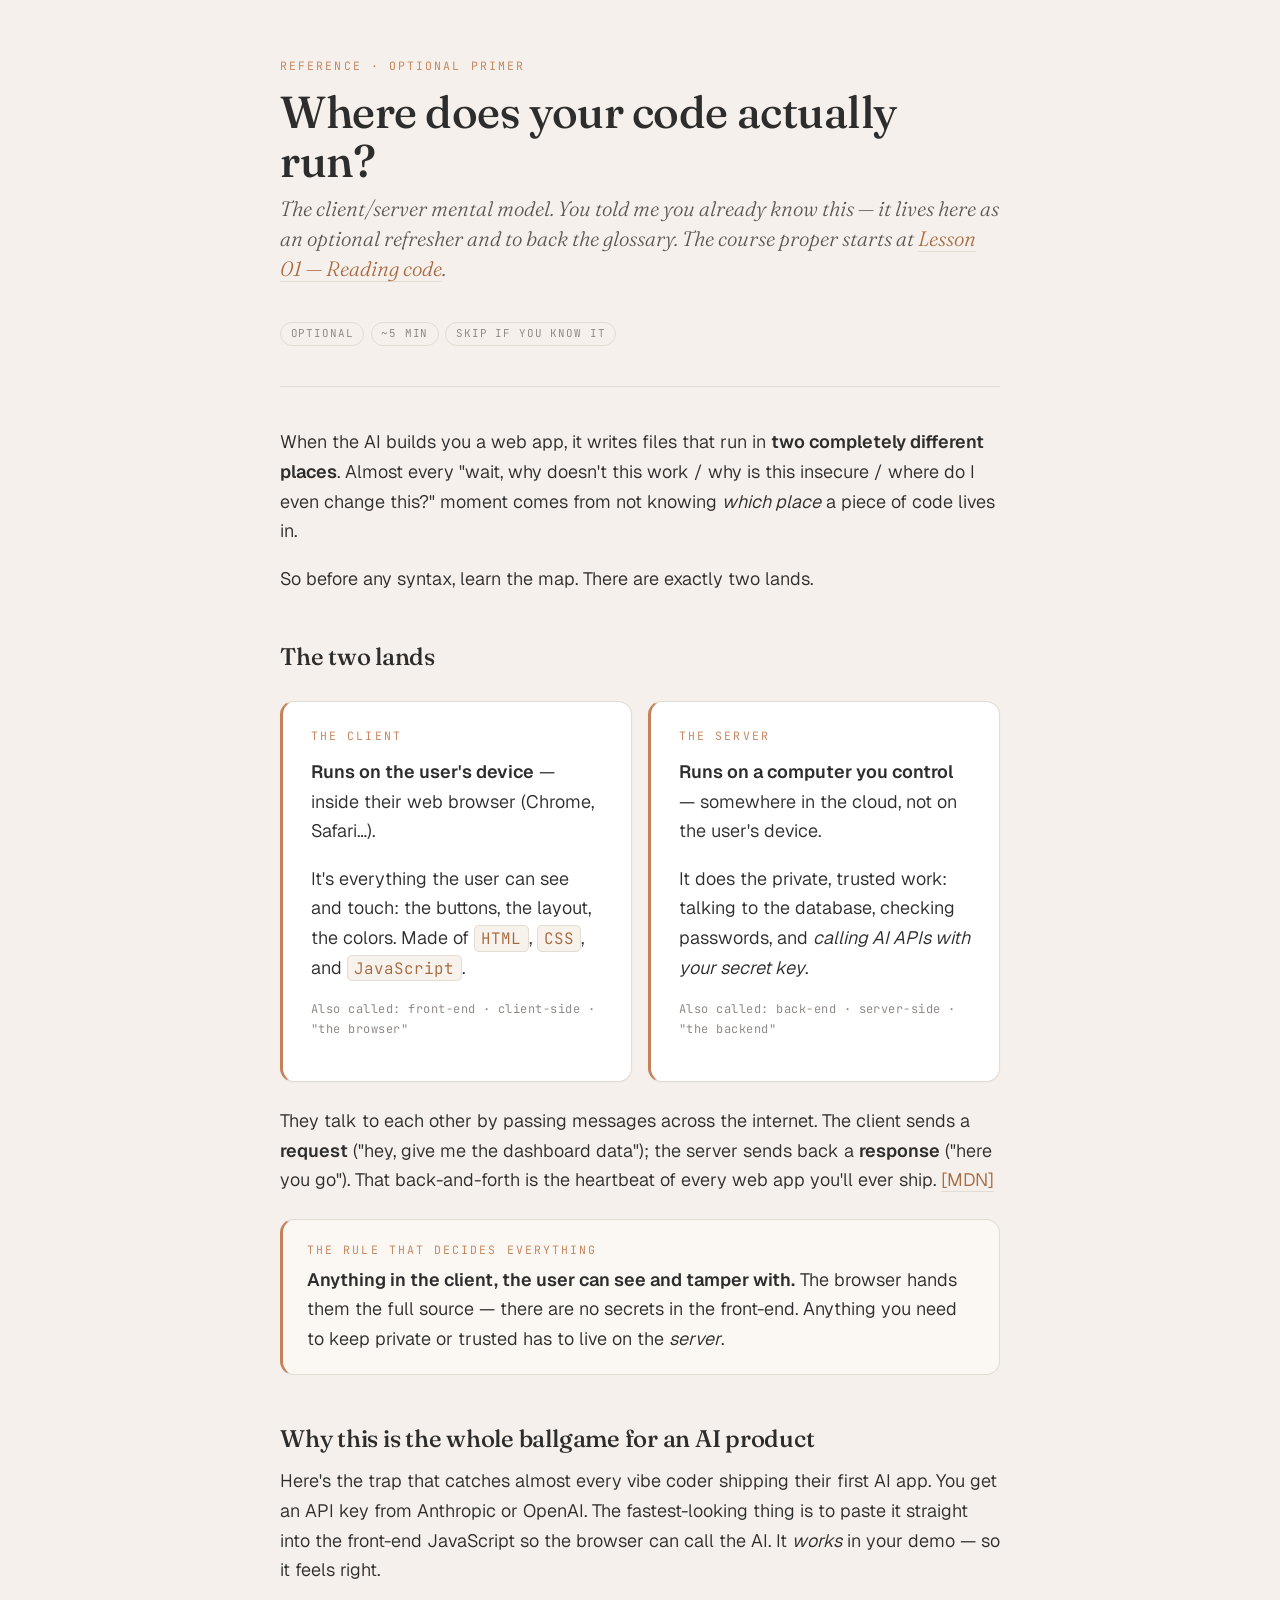
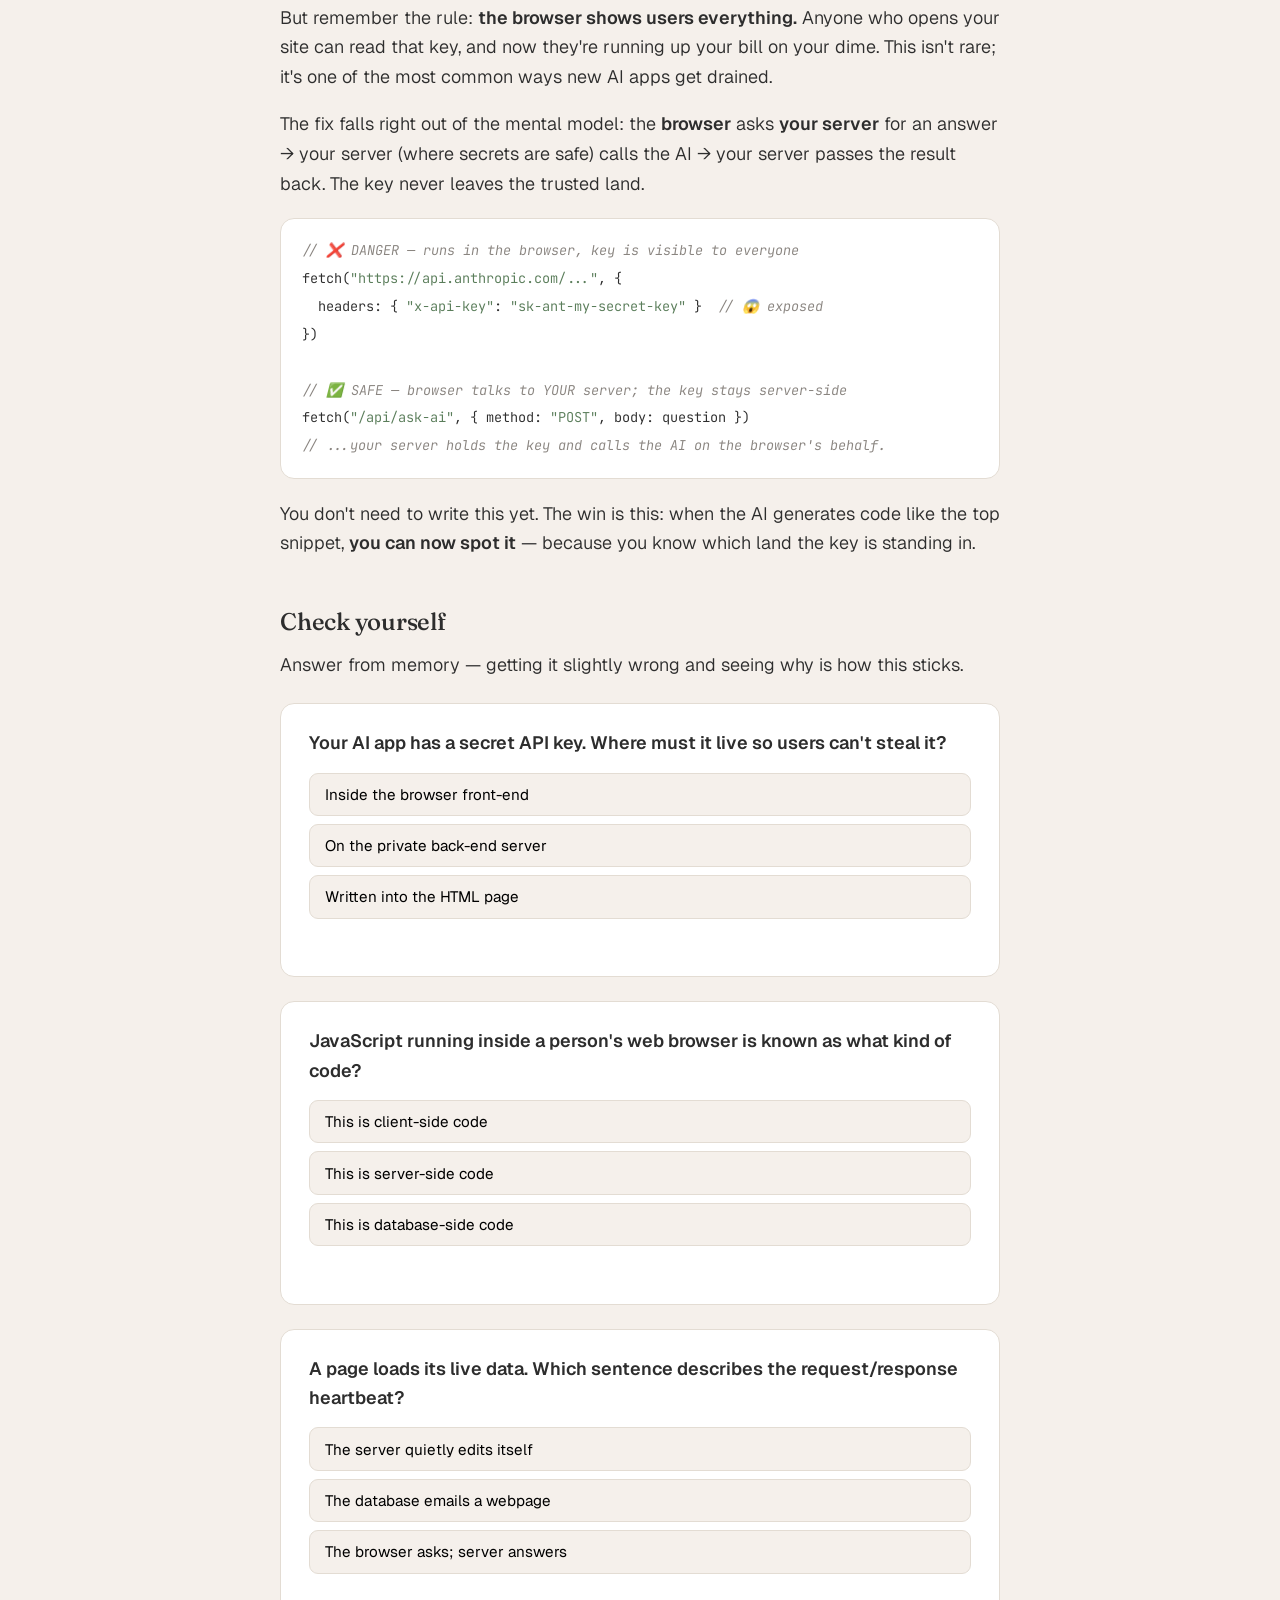
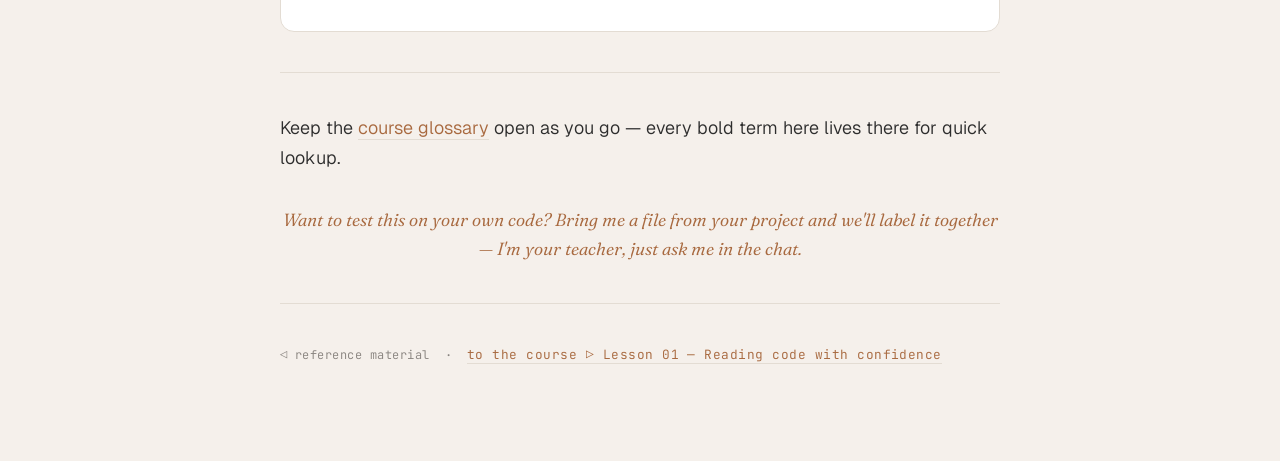
<file: reference/where-your-code-runs.html>
<!DOCTYPE html>
<html lang="en">
<head>
<meta charset="utf-8">
<meta name="viewport" content="width=device-width, initial-scale=1">
<title>Optional Primer · Where Your Code Runs</title>
<link rel="stylesheet" href="../assets/styles.css">
</head>
<body>
<div class="wrap">

  <p class="eyebrow">Reference · Optional Primer</p>
  <h1>Where does your code actually run?</h1>
  <p class="lede">The client/server mental model. You told me you already know this — it lives here as
  an optional refresher and to back the glossary. The course proper starts at
  <a href="../lessons/0001-reading-code-with-confidence.html">Lesson 01 — Reading code</a>.</p>

  <span class="tag">Optional</span><span class="tag">~5 min</span><span class="tag">Skip if you know it</span>

  <hr>

  <p>When the AI builds you a web app, it writes files that run in <strong>two completely different
  places</strong>. Almost every "wait, why doesn't this work / why is this insecure / where do I
  even change this?" moment comes from not knowing <em>which place</em> a piece of code lives in.</p>

  <p>So before any syntax, learn the map. There are exactly two lands.</p>

  <h2>The two lands</h2>

  <div class="split">
    <div class="card accent">
      <p class="eyebrow">The Client</p>
      <p><strong>Runs on the user's device</strong> — inside their web browser (Chrome, Safari…).</p>
      <p>It's everything the user can see and touch: the buttons, the layout, the colors. Made of
      <code>HTML</code>, <code>CSS</code>, and <code>JavaScript</code>.</p>
      <p class="meta">Also called: front&#8209;end · client&#8209;side · "the browser"</p>
    </div>
    <div class="card accent">
      <p class="eyebrow">The Server</p>
      <p><strong>Runs on a computer you control</strong> — somewhere in the cloud, not on the user's
      device.</p>
      <p>It does the private, trusted work: talking to the database, checking passwords, and
      <em>calling AI APIs with your secret key</em>.</p>
      <p class="meta">Also called: back&#8209;end · server&#8209;side · "the backend"</p>
    </div>
  </div>

  <p>They talk to each other by passing messages across the internet. The client sends a
  <strong>request</strong> ("hey, give me the dashboard data"); the server sends back a
  <strong>response</strong> ("here you go"). That back-and-forth is the heartbeat of every web app
  you'll ever ship. <a href="https://developer.mozilla.org/en-US/docs/Learn_web_development/Extensions/Server-side/First_steps/Introduction">[MDN]</a></p>

  <div class="key">
    <p class="eyebrow">The rule that decides everything</p>
    <p style="margin:0"><strong>Anything in the client, the user can see and tamper with.</strong>
    The browser hands them the full source — there are no secrets in the front-end. Anything you need
    to keep private or trusted has to live on the <em>server</em>.</p>
  </div>

  <h2>Why this is the whole ballgame for an AI product</h2>

  <p>Here's the trap that catches almost every vibe coder shipping their first AI app. You get an API
  key from Anthropic or OpenAI. The fastest-looking thing is to paste it straight into the front-end
  JavaScript so the browser can call the AI. It <em>works</em> in your demo — so it feels right.</p>

  <p>But remember the rule: <strong>the browser shows users everything.</strong> Anyone who opens your
  site can read that key, and now they're running up your bill on your dime. This isn't rare; it's one
  of the most common ways new AI apps get drained.</p>

  <p>The fix falls right out of the mental model: the <strong>browser</strong> asks <strong>your
  server</strong> for an answer → your server (where secrets are safe) calls the AI → your server
  passes the result back. The key never leaves the trusted land.</p>

  <pre><code><span class="tok-com">// ❌ DANGER — runs in the browser, key is visible to everyone</span>
fetch(<span class="tok-str">"https://api.anthropic.com/..."</span>, {
  headers: { <span class="tok-str">"x-api-key"</span>: <span class="tok-str">"sk-ant-my-secret-key"</span> }  <span class="tok-com">// 😱 exposed</span>
})

<span class="tok-com">// ✅ SAFE — browser talks to YOUR server; the key stays server-side</span>
fetch(<span class="tok-str">"/api/ask-ai"</span>, { method: <span class="tok-str">"POST"</span>, body: question })
<span class="tok-com">// ...your server holds the key and calls the AI on the browser's behalf.</span></code></pre>

  <p>You don't need to write this yet. The win is this: when the AI generates code like the top
  snippet, <strong>you can now spot it</strong> — because you know which land the key is standing in.</p>

  <h2>Check yourself</h2>
  <p>Answer from memory — getting it slightly wrong and seeing why is how this sticks.</p>

  <div class="quiz" data-answer="1">
    <div class="q">Your AI app has a secret API key. Where must it live so users can't steal it?</div>
    <button class="opt">Inside the browser front-end</button>
    <button class="opt">On the private back-end server</button>
    <button class="opt">Written into the HTML page</button>
    <div class="feedback"
      data-correct="Exactly. The server is the trusted land — secrets stay there, out of the user's reach."
      data-wrong="Remember the rule: the browser shows users everything. A key in the front-end is a key anyone can read."></div>
  </div>

  <div class="quiz" data-answer="0">
    <div class="q">JavaScript running inside a person's web browser is known as what kind of code?</div>
    <button class="opt">This is client-side code</button>
    <button class="opt">This is server-side code</button>
    <button class="opt">This is database-side code</button>
    <div class="feedback"
      data-correct="Right. Browser = client = front-end. Same land, three names for it."
      data-wrong="The browser is the client. Server-side code runs on the cloud machine, not the user's device."></div>
  </div>

  <div class="quiz" data-answer="2">
    <div class="q">A page loads its live data. Which sentence describes the request/response heartbeat?</div>
    <button class="opt">The server quietly edits itself</button>
    <button class="opt">The database emails a webpage</button>
    <button class="opt">The browser asks; server answers</button>
    <div class="feedback"
      data-correct="That's the heartbeat: client sends a request, server sends back a response. Everything else is detail."
      data-wrong="The flow is: the client (browser) sends a request, and the server sends back a response."></div>
  </div>

  <hr>

  <p>Keep the <a href="glossary.html">course glossary</a> open as you go — every bold term here lives
  there for quick lookup.</p>

  <p class="ask">Want to test this on your own code? Bring me a file from your project and we'll label it
  together — I'm your teacher, just ask me in the chat.</p>

  <hr>
  <div class="meta">
    <span class="prev">◁ reference material</span> &nbsp;·&nbsp;
    <span class="next"><a href="../lessons/0001-reading-code-with-confidence.html">to the course ▷ Lesson 01 — Reading code with confidence</a></span>
  </div>

</div>
<script src="../assets/quiz.js"></script>
</body>
</html>
</file>
<file: assets/styles.css>
/* Warm Editorial — shared stylesheet for all lessons & references.
   Every lesson links this so the course feels like one consistent book. */

@import url('https://fonts.googleapis.com/css2?family=Fraunces:ital,opsz,wght@0,9..144,300..700;1,9..144,300..600&family=Geist:wght@300..600&family=JetBrains+Mono:wght@400;500&display=swap');

:root {
  --cream:      #f5f0eb;
  --card:       #ffffff;
  --ink:        #2d2d2d;
  --ink-soft:   #5a5550;
  --ink-faint:  #8a8580;
  --terracotta: #c4825a;
  --terracotta-deep: #a8693f;
  --green:      #5a7d5a;
  --hairline:   #e3dcd3;
  --rule:       1px solid var(--hairline);
  --radius:     14px;
  --maxw:       720px;
}

* { box-sizing: border-box; }

html { scroll-behavior: smooth; }

body {
  margin: 0;
  background: var(--cream);
  color: var(--ink);
  font-family: 'Geist', system-ui, sans-serif;
  font-weight: 350;
  line-height: 1.65;
  font-size: 18px;
  padding: 3.5rem 1.25rem 6rem;
  -webkit-font-smoothing: antialiased;
}

.wrap { max-width: var(--maxw); margin: 0 auto; }

/* --- Header / eyebrow --- */
.eyebrow {
  font-family: 'JetBrains Mono', monospace;
  font-size: 0.72rem;
  letter-spacing: 0.18em;
  text-transform: uppercase;
  color: var(--terracotta);
  margin: 0 0 0.75rem;
}

h1 {
  font-family: 'Fraunces', serif;
  font-weight: 500;
  font-size: clamp(2rem, 5vw, 2.8rem);
  line-height: 1.1;
  letter-spacing: -0.01em;
  margin: 0 0 0.5rem;
}

h2 {
  font-family: 'Fraunces', serif;
  font-weight: 500;
  font-size: 1.5rem;
  letter-spacing: -0.01em;
  margin: 2.75rem 0 0.5rem;
}

h3 {
  font-family: 'Geist', sans-serif;
  font-weight: 600;
  font-size: 1.05rem;
  margin: 1.75rem 0 0.4rem;
}

.lede {
  font-family: 'Fraunces', serif;
  font-style: italic;
  font-weight: 300;
  font-size: 1.3rem;
  line-height: 1.45;
  color: var(--ink-soft);
  margin: 0 0 2rem;
}

p { margin: 0 0 1.1rem; }
strong { font-weight: 600; }

a { color: var(--terracotta-deep); text-decoration: none; border-bottom: 1px solid var(--hairline); }
a:hover { border-bottom-color: var(--terracotta); }

/* --- Cards --- */
.card {
  background: var(--card);
  border: var(--rule);
  border-radius: var(--radius);
  padding: 1.5rem 1.75rem;
  margin: 1.5rem 0;
  box-shadow: 0 1px 2px rgba(45,45,45,0.03);
}

.card.accent { border-left: 3px solid var(--terracotta); }

/* --- The "aha" / key-idea callout --- */
.key {
  background: #fbf7f2;
  border: var(--rule);
  border-left: 3px solid var(--terracotta);
  border-radius: var(--radius);
  padding: 1.25rem 1.5rem;
  margin: 1.5rem 0;
}
.key .eyebrow { margin-bottom: 0.35rem; }

/* --- Light code blocks (never dark slabs) --- */
code {
  font-family: 'JetBrains Mono', monospace;
  font-size: 0.88em;
  background: #f7f2ec;
  border: var(--rule);
  border-radius: 5px;
  padding: 0.1em 0.4em;
  color: var(--terracotta-deep);
}
pre {
  background: var(--card);
  border: var(--rule);
  border-radius: var(--radius);
  padding: 1.1rem 1.3rem;
  overflow-x: auto;
  margin: 1.25rem 0;
  line-height: 1.55;
}
pre code {
  background: none; border: none; padding: 0;
  color: var(--ink); font-size: 0.85rem;
}
.tok-key { color: var(--terracotta-deep); }
.tok-str { color: var(--green); }
.tok-com { color: var(--ink-faint); font-style: italic; }

/* --- Two-column compare --- */
.split { display: grid; grid-template-columns: 1fr 1fr; gap: 1rem; margin: 1.5rem 0; }
.split .card { margin: 0; }
@media (max-width: 560px) { .split { grid-template-columns: 1fr; } }

/* --- Quiz widget styling (paired with assets/quiz.js) --- */
.quiz { background: var(--card); border: var(--rule); border-radius: var(--radius); padding: 1.5rem 1.75rem; margin: 1.5rem 0; }
.quiz .q { font-weight: 600; margin-bottom: 0.9rem; }
.quiz .opt {
  display: block; width: 100%; text-align: left;
  font-family: inherit; font-size: 0.95rem;
  background: var(--cream); border: var(--rule); border-radius: 9px;
  padding: 0.7rem 0.95rem; margin: 0.5rem 0; cursor: pointer;
  transition: border-color 0.15s, background 0.15s;
}
.quiz .opt:hover { border-color: var(--terracotta); }
.quiz .opt.correct { border-color: var(--green); background: #f1f5f1; }
.quiz .opt.wrong { border-color: #c47a7a; background: #f7f0f0; }
.quiz .feedback { margin-top: 0.9rem; font-size: 0.95rem; color: var(--ink-soft); min-height: 1.2rem; }
.quiz .feedback.show { animation: fade 0.3s ease; }
@keyframes fade { from { opacity: 0; transform: translateY(4px); } to { opacity: 1; } }

/* --- Footer nav / meta --- */
.meta {
  font-family: 'JetBrains Mono', monospace;
  font-size: 0.75rem;
  color: var(--ink-faint);
  letter-spacing: 0.04em;
}
hr { border: none; border-top: var(--rule); margin: 2.5rem 0; }

.ask {
  font-family: 'Fraunces', serif; font-style: italic;
  font-size: 1.1rem; color: var(--terracotta-deep);
  text-align: center; margin: 2rem 0 0;
}

.next a, .prev a { font-family: 'JetBrains Mono', monospace; font-size: 0.8rem; }

ul, ol { padding-left: 1.3rem; }
li { margin: 0.35rem 0; }

.tag {
  display: inline-block; font-family: 'JetBrains Mono', monospace;
  font-size: 0.68rem; letter-spacing: 0.08em; text-transform: uppercase;
  color: var(--ink-faint); border: var(--rule); border-radius: 20px;
  padding: 0.15rem 0.6rem; margin-right: 0.4rem;
}

@media print {
  body { background: #fff; padding: 0; font-size: 12pt; }
  .card, .key, .quiz { box-shadow: none; break-inside: avoid; }
  .quiz .opt { -webkit-print-color-adjust: exact; }
}
</file>
